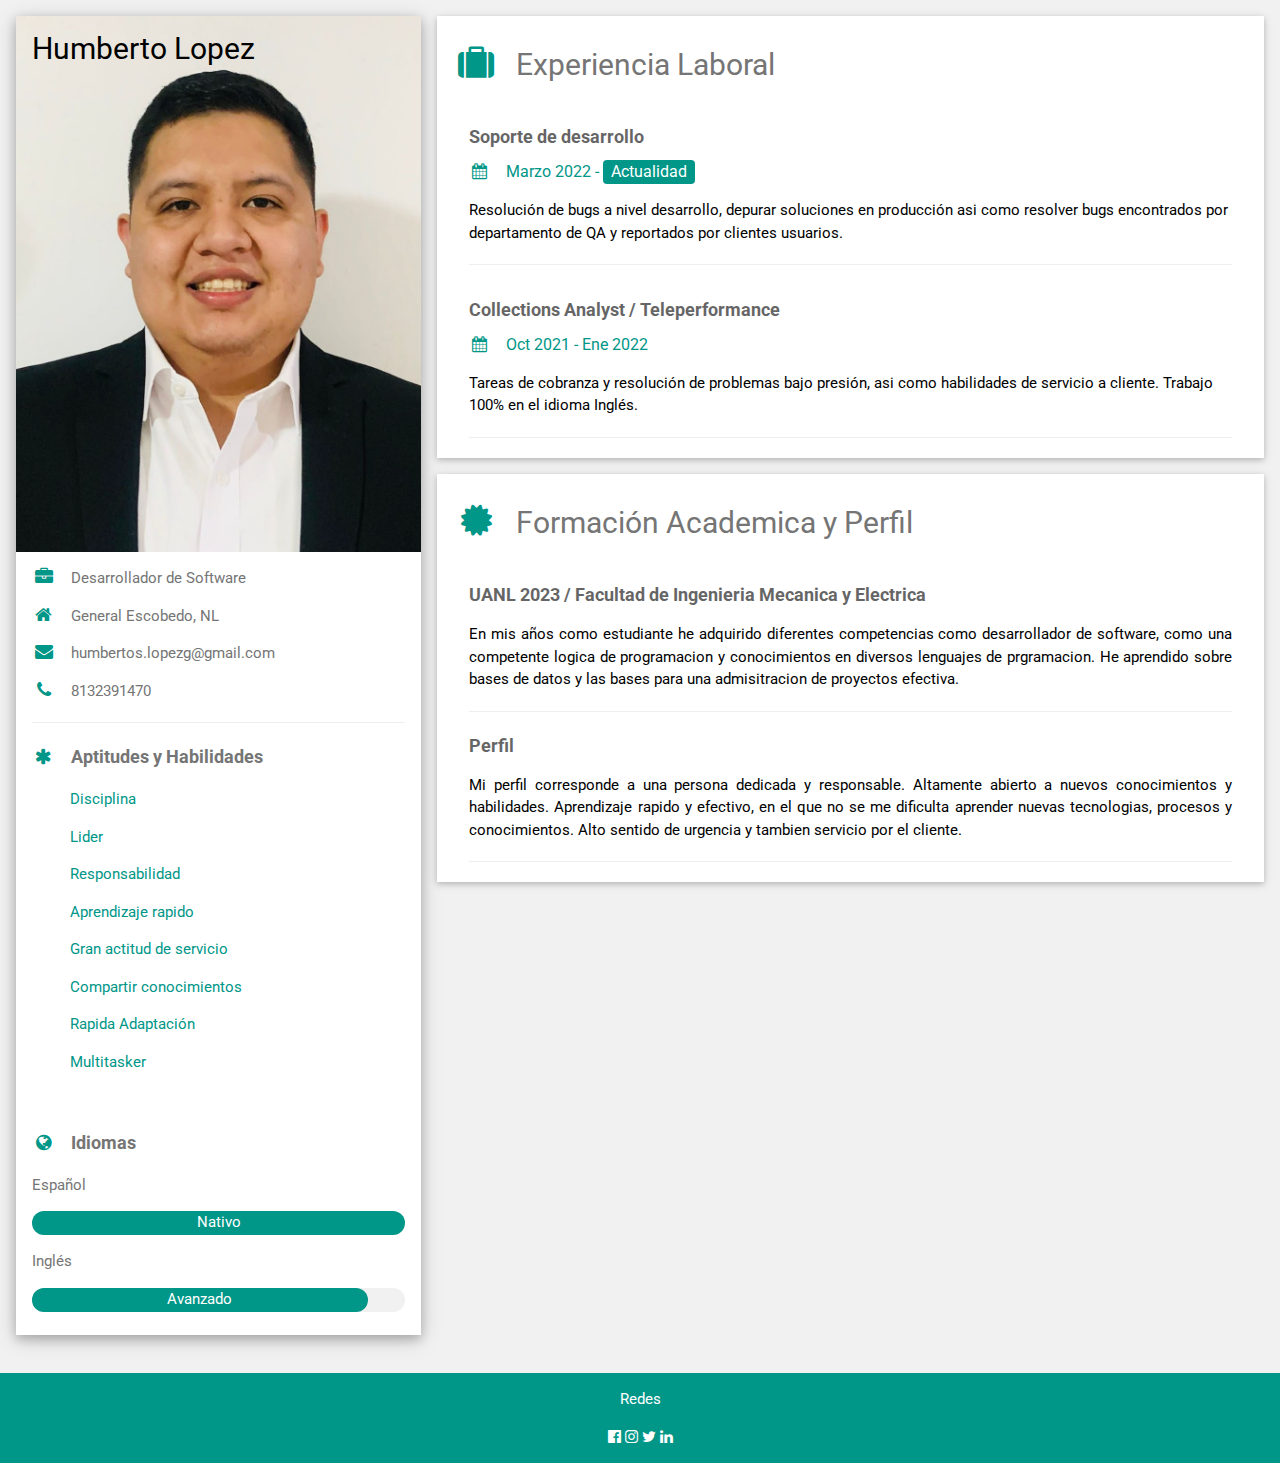
<file: HSLG.html>
<!DOCTYPE html>
<html>
<title>Humberto Lopez</title>
<meta charset="UTF-8">
<meta name="viewport" content="width=device-width, initial-scale=1">
<link rel="stylesheet" href="https://www.w3schools.com/w3css/4/w3.css">
<link rel='stylesheet' href='https://fonts.googleapis.com/css?family=Roboto'>
<link rel="stylesheet" href="https://cdnjs.cloudflare.com/ajax/libs/font-awesome/4.7.0/css/font-awesome.min.css">
<style>
html,body,h1,h2,h3,h4,h5,h6 {font-family: "Roboto", sans-serif}
</style>
<body class="w3-light-grey">

<!-- Page Container -->
<div class="w3-content w3-margin-top" style="max-width:1400px;">

  <!-- The Grid -->
  <div class="w3-row-padding">
  
    <!-- Left Column -->
    <div class="w3-third">
    
      <div class="w3-white w3-text-grey w3-card-4">
        <div class="w3-display-container">
          <img src="CVPHOTO.jpeg" style="width:100%" alt="Avatar">
          <div class="w3-display-topleft w3-container w3-text-black">
            <h2>Humberto Lopez</h2>
          </div>
        </div>
        <div class="w3-container">
          <p><i class="fa fa-briefcase fa-fw w3-margin-right w3-large w3-text-teal"></i>Desarrollador de Software</p>
          <p><i class="fa fa-home fa-fw w3-margin-right w3-large w3-text-teal"></i>General Escobedo, NL</p>
          <p><i class="fa fa-envelope fa-fw w3-margin-right w3-large w3-text-teal"></i>humbertos.lopezg@gmail.com</p>
          <p><i class="fa fa-phone fa-fw w3-margin-right w3-large w3-text-teal"></i>8132391470</p>
          <hr>

          <p class="w3-large"><b><i class="fa fa-asterisk fa-fw w3-margin-right w3-text-teal"></i>Aptitudes y Habilidades</b></p>
          <p class="w3-text-teal">&emsp;&emsp;&ensp;Disciplina</p>
          <p class="w3-text-teal">&emsp;&emsp;&ensp;Lider</p>
          <p class="w3-text-teal">&emsp;&emsp;&ensp;Responsabilidad</p>
          <p class="w3-text-teal">&emsp;&emsp;&ensp;Aprendizaje rapido</p>
          <p class="w3-text-teal">&emsp;&emsp;&ensp;Gran actitud de servicio</p>
          <p class="w3-text-teal">&emsp;&emsp;&ensp;Compartir conocimientos</p>
          <p class="w3-text-teal">&emsp;&emsp;&ensp;Rapida Adaptación</p>
          <p class="w3-text-teal">&emsp;&emsp;&ensp;Multitasker</p>
          <br>

          <p class="w3-large w3-text-theme"><b><i class="fa fa-globe fa-fw w3-margin-right w3-text-teal"></i>Idiomas</b></p>
          <p>Español</p>
          <div class="w3-light-grey w3-round-xlarge">
            <div class="w3-round-xlarge w3-teal" style="height:24px;width:100%"><center>Nativo</center></div>
          </div>
          <p>Inglés</p>
          <div class="w3-light-grey w3-round-xlarge">
            <div class="w3-round-xlarge w3-teal" style="height:24px;width:90%"><center>Avanzado</center></div>
          </div>
          <br>
        </div>
      </div><br>

    <!-- End Left Column -->
    </div>

    <!-- Right Column -->
    <div class="w3-twothird">
    
      <div class="w3-container w3-card w3-white w3-margin-bottom">
        <h2 class="w3-text-grey w3-padding-16"><i class="fa fa-suitcase fa-fw w3-margin-right w3-xxlarge w3-text-teal"></i>Experiencia Laboral</h2>
        <div class="w3-container">
          <h5 class="w3-opacity"><b>Soporte de desarrollo</b></h5>
          <h6 class="w3-text-teal"><i class="fa fa-calendar fa-fw w3-margin-right"></i>Marzo 2022 - <span class="w3-tag w3-teal w3-round">Actualidad</span></h6>
          <p>Resolución de bugs a nivel desarrollo, depurar soluciones en producción asi como resolver bugs encontrados por departamento de QA y reportados por clientes usuarios.</p>
          <hr>
        </div>
        <div class="w3-container">
          <h5 class="w3-opacity"><b>Collections Analyst / Teleperformance</b></h5>
          <h6 class="w3-text-teal"><i class="fa fa-calendar fa-fw w3-margin-right"></i>Oct 2021 - Ene 2022</h6>
          <p>Tareas de cobranza y resolución de problemas bajo presión, asi como habilidades de servicio a cliente. Trabajo 100% en el idioma Inglés.</p>
          <hr>
        </div>
      </div>

      <div class="w3-container w3-card w3-white">
        <h2 class="w3-text-grey w3-padding-16"><i class="fa fa-certificate fa-fw w3-margin-right w3-xxlarge w3-text-teal"></i>Formación Academica y Perfil</h2>
        <div class="w3-container">
          <h5 class="w3-opacity"><b>UANL 2023 / Facultad de Ingenieria Mecanica y Electrica</b></h5>
          <p align="justify">En mis años como estudiante he adquirido diferentes competencias como desarrollador de software, como una competente logica de programacion y conocimientos en diversos lenguajes de prgramacion. He aprendido sobre bases de datos y las bases para una admisitracion de proyectos efectiva.</p>
          <hr>
          <h5 class="w3-opacity"><b>Perfil</b></h5>
          <p align="justify">Mi perfil corresponde a una persona dedicada y responsable. Altamente abierto a nuevos conocimientos y habilidades. Aprendizaje rapido y efectivo, en el que no se me dificulta aprender nuevas tecnologias, procesos y conocimientos. Alto sentido de urgencia y tambien servicio por el cliente.</p>
          <hr>
        </div>
      </div>

    <!-- End Right Column -->
    </div>
    
  <!-- End Grid -->
  </div>
  
  <!-- End Page Container -->
</div>

<footer class="w3-container w3-teal w3-center w3-margin-top">
  <p>Redes</p>
  <i class="fa fa-facebook-official w3-hover-opacity"></i>
  <i class="fa fa-instagram w3-hover-opacity"></i>
  <i class="fa fa-twitter w3-hover-opacity"></i>
  <i class="fa fa-linkedin w3-hover-opacity"></i>
  <p></p>
</footer>

</body>
</html>
</file>
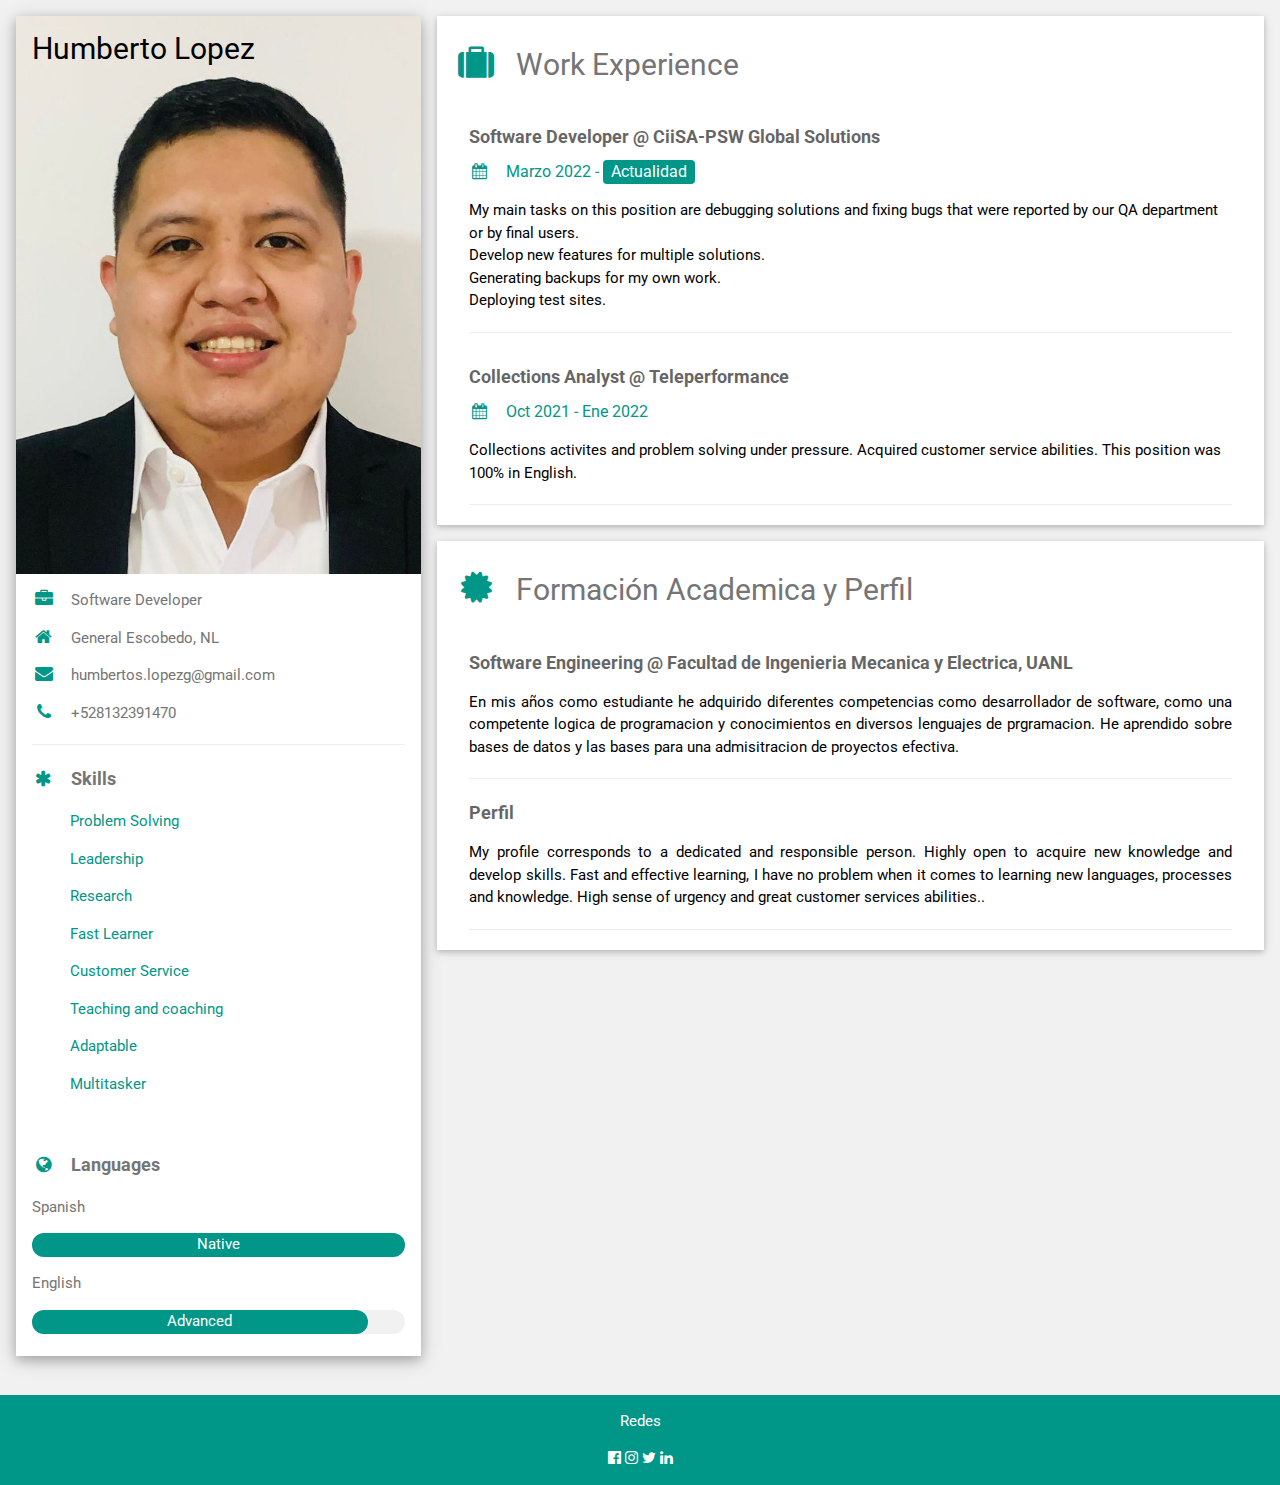
<file: temp.html>
<!DOCTYPE html>
<html>
<title>Humberto Lopez</title>
<meta charset="UTF-8">
<meta name="viewport" content="width=device-width, initial-scale=1">
<link rel="stylesheet" href="https://www.w3schools.com/w3css/4/w3.css">
<link rel='stylesheet' href='https://fonts.googleapis.com/css?family=Roboto'>
<link rel="stylesheet" href="https://cdnjs.cloudflare.com/ajax/libs/font-awesome/4.7.0/css/font-awesome.min.css">
<style>
html,body,h1,h2,h3,h4,h5,h6 {font-family: "Roboto", sans-serif}
</style>
<body class="w3-light-grey">

<!-- Page Container -->
<div class="w3-content w3-margin-top" style="max-width:1400px;">

  <!-- The Grid -->
  <div class="w3-row-padding">
  
    <!-- Left Column -->
    <div class="w3-third">
    
      <div class="w3-white w3-text-grey w3-card-4">
        <div class="w3-display-container">
          <img src="CVPHOTO2.jpeg" style="width:100%" alt="Avatar">
          <div class="w3-display-topleft w3-container w3-text-black">
            <h2>Humberto Lopez</h2>
          </div>
        </div>
        <div class="w3-container">
          <p><i class="fa fa-briefcase fa-fw w3-margin-right w3-large w3-text-teal"></i>Software Developer</p>
          <p><i class="fa fa-home fa-fw w3-margin-right w3-large w3-text-teal"></i>General Escobedo, NL</p>
          <p><i class="fa fa-envelope fa-fw w3-margin-right w3-large w3-text-teal"></i>humbertos.lopezg@gmail.com</p>
          <p><i class="fa fa-phone fa-fw w3-margin-right w3-large w3-text-teal"></i>+528132391470</p>
          <hr>

          <p class="w3-large"><b><i class="fa fa-asterisk fa-fw w3-margin-right w3-text-teal"></i>Skills</b></p>
          <p class="w3-text-teal">&emsp;&emsp;&ensp;Problem Solving</p>
          <p class="w3-text-teal">&emsp;&emsp;&ensp;Leadership</p>
          <p class="w3-text-teal">&emsp;&emsp;&ensp;Research</p>
          <p class="w3-text-teal">&emsp;&emsp;&ensp;Fast Learner</p>
          <p class="w3-text-teal">&emsp;&emsp;&ensp;Customer Service</p>
          <p class="w3-text-teal">&emsp;&emsp;&ensp;Teaching and coaching</p>
          <p class="w3-text-teal">&emsp;&emsp;&ensp;Adaptable</p>
          <p class="w3-text-teal">&emsp;&emsp;&ensp;Multitasker</p>
          <br>

          <p class="w3-large w3-text-theme"><b><i class="fa fa-globe fa-fw w3-margin-right w3-text-teal"></i>Languages</b></p>
          <p>Spanish</p>
          <div class="w3-light-grey w3-round-xlarge">
            <div class="w3-round-xlarge w3-teal" style="height:24px;width:100%"><center>Native</center></div>
          </div>
          <p>English</p>
          <div class="w3-light-grey w3-round-xlarge">
            <div class="w3-round-xlarge w3-teal" style="height:24px;width:90%"><center>Advanced</center></div>
          </div>
          <br>
        </div>
      </div><br>

    <!-- End Left Column -->
    </div>

    <!-- Right Column -->
    <div class="w3-twothird">
    
      <div class="w3-container w3-card w3-white w3-margin-bottom">
        <h2 class="w3-text-grey w3-padding-16"><i class="fa fa-suitcase fa-fw w3-margin-right w3-xxlarge w3-text-teal"></i>Work Experience</h2>
        <div class="w3-container">
          <h5 class="w3-opacity"><b>Software Developer @ CiiSA-PSW Global Solutions</b></h5>
          <h6 class="w3-text-teal"><i class="fa fa-calendar fa-fw w3-margin-right"></i>Marzo 2022 - <span class="w3-tag w3-teal w3-round">Actualidad</span></h6>
          <p>
          My main tasks on this position are debugging solutions and fixing bugs that were reported by our QA department or by final users.
          <br>Develop new features for multiple solutions.
          <br>Generating backups for my own work.
          <br>Deploying test sites.
          </p>
          <hr>
        </div>
        <div class="w3-container">
          <h5 class="w3-opacity"><b>Collections Analyst @ Teleperformance</b></h5>
          <h6 class="w3-text-teal"><i class="fa fa-calendar fa-fw w3-margin-right"></i>Oct 2021 - Ene 2022</h6>
          <p>Collections activites and problem solving under pressure. Acquired customer service abilities. This position was 100% in English.</p>
          <hr>
        </div>
      </div>

      <div class="w3-container w3-card w3-white">
        <h2 class="w3-text-grey w3-padding-16"><i class="fa fa-certificate fa-fw w3-margin-right w3-xxlarge w3-text-teal"></i>Formación Academica y Perfil</h2>
        <div class="w3-container">
          <h5 class="w3-opacity"><b>Software Engineering @ Facultad de Ingenieria Mecanica y Electrica, UANL</b></h5>
          <p align="justify">En mis años como estudiante he adquirido diferentes competencias como desarrollador de software, como una competente logica de programacion y conocimientos en diversos lenguajes de prgramacion. He aprendido sobre bases de datos y las bases para una admisitracion de proyectos efectiva.</p>
          <hr>
          <h5 class="w3-opacity"><b>Perfil</b></h5>
          <p align="justify">My profile corresponds to a dedicated and responsible person. Highly open to acquire new knowledge and develop skills. Fast and effective learning, I have no problem when it comes to learning new languages, processes and knowledge. High sense of urgency and great customer services abilities..</p>
          <hr>
        </div>
      </div>

    <!-- End Right Column -->
    </div>
    
  <!-- End Grid -->
  </div>
  
  <!-- End Page Container -->
</div>

<footer class="w3-container w3-teal w3-center w3-margin-top">
  <p>Redes</p>
  <i class="fa fa-facebook-official w3-hover-opacity"></i>
  <i class="fa fa-instagram w3-hover-opacity"></i>
  <i class="fa fa-twitter w3-hover-opacity"></i>
  <i class="fa fa-linkedin w3-hover-opacity"></i>
  <p></p>
</footer>

</body>
</html>
</file>
